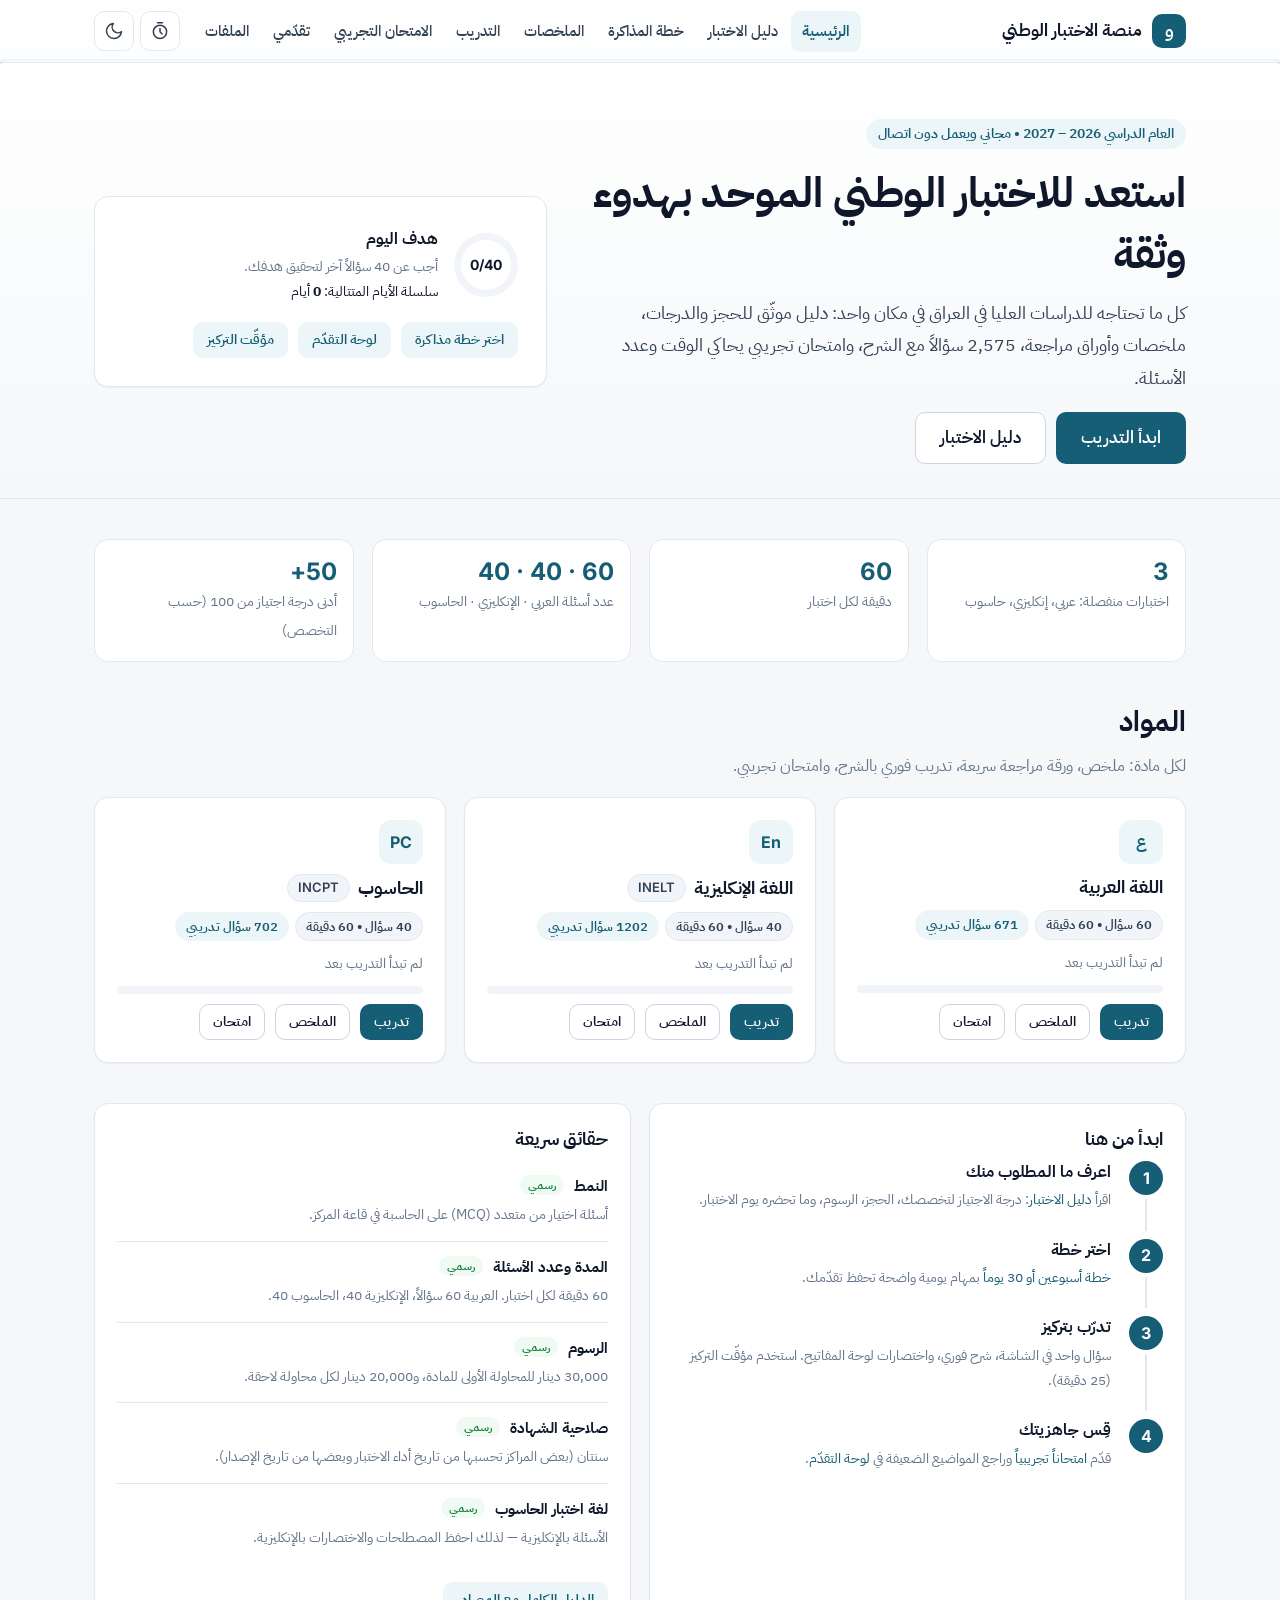
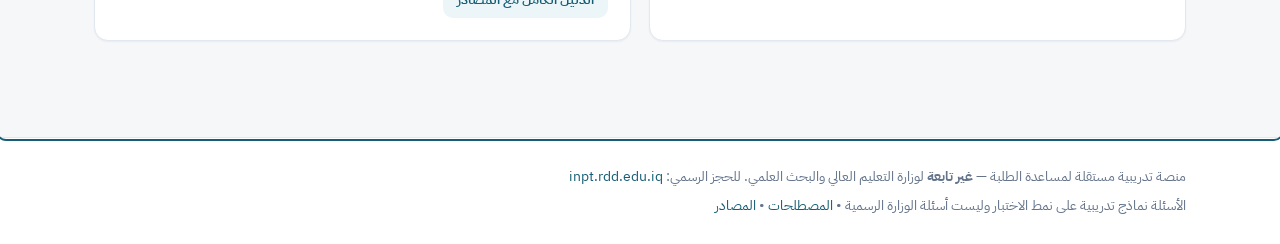
<file: index.html>
<!doctype html>
<html lang="ar" dir="rtl">
<head>
<meta charset="utf-8">
<meta name="viewport" content="width=device-width, initial-scale=1, viewport-fit=cover">
<title>منصة الاختبار الوطني | تحضير الدراسات العليا في العراق</title>
<meta name="description" content="منصة مجانية للتحضير للاختبار الوطني الموحد للمتقدمين للدراسات العليا في العراق: دليل الحجز والدرجات، ملخصات، أكثر من 2500 سؤال مع الشرح، وامتحان تجريبي في العربية والإنكليزية (INELT) والحاسوب (INCPT).">
<meta name="theme-color" content="#ffffff">
<link rel="manifest" href="manifest.webmanifest">
<script>try{var t=localStorage.getItem('ine_theme');t=t?JSON.parse(t):(matchMedia('(prefers-color-scheme: dark)').matches?'dark':'light');document.documentElement.dataset.theme=t;}catch(e){}window.APP_V='5';</script>
<link rel="preload" href="assets/fonts/plex-arabic-400.woff2" as="font" type="font/woff2" crossorigin>
<link rel="preload" href="assets/fonts/plex-arabic-600.woff2" as="font" type="font/woff2" crossorigin>
<link rel="stylesheet" href="css/styles.css?v=5">
<link rel="icon" href="data:image/svg+xml,<svg xmlns='http://www.w3.org/2000/svg' viewBox='0 0 100 100'><rect width='100' height='100' rx='24' fill='%23155e75'/><text x='50' y='68' font-size='54' text-anchor='middle' fill='white' font-family='Arial'>و</text></svg>">
</head>
<body>
<a class="skip" href="#app">تخطَّ إلى المحتوى</a>
<header class="top">
  <div class="wrap">
    <a class="brand" href="#/"><span class="logo" aria-hidden="true">و</span><span>منصة الاختبار الوطني</span></a>
    <nav class="main" id="nav" aria-label="القائمة الرئيسية">
      <a href="#/" data-r="home">الرئيسية</a>
      <a href="#/guide" data-r="guide">دليل الاختبار</a>
      <a href="#/plan" data-r="plan">خطة المذاكرة</a>
      <a href="#/study/arabic" data-r="study">الملخصات</a>
      <a href="#/practice" data-r="practice">التدريب</a>
      <a href="#/mock" data-r="mock">الامتحان التجريبي</a>
      <a href="#/progress" data-r="progress">تقدّمي</a>
      <a href="#/files" data-r="files">الملفات</a>
    </nav>
    <div class="hdr-tools">
      <button class="icon-btn" id="pomoBtn" aria-label="مؤقّت التركيز" title="مؤقّت التركيز"><svg class="i" viewBox="0 0 24 24"><circle cx="12" cy="13" r="8"/><path d="M12 9v4l2.5 2.5M9 2h6"/></svg><span class="dot"></span></button>
      <button class="icon-btn" id="themeBtn" aria-label="الوضع الداكن" title="الوضع الداكن/الفاتح"></button>
      <button class="icon-btn menu-btn" id="menuBtn" aria-label="القائمة" aria-expanded="false" aria-controls="nav"><svg class="i" viewBox="0 0 24 24"><path d="M4 7h16M4 12h16M4 17h16"/></svg></button>
    </div>
  </div>
</header>
<main id="app" tabindex="-1"></main>
<footer>
  <div class="wrap">
    <div>منصة تدريبية مستقلة لمساعدة الطلبة — <b>غير تابعة</b> لوزارة التعليم العالي والبحث العلمي. للحجز الرسمي: <a href="https://inpt.rdd.edu.iq" target="_blank" rel="noopener">inpt.rdd.edu.iq</a></div>
    <div>الأسئلة نماذج تدريبية على نمط الاختبار وليست أسئلة الوزارة الرسمية • <a href="#/glossary">المصطلحات</a> • <a href="#/guide?sec=sources">المصادر</a></div>
  </div>
</footer>
<script src="js/bank/meta.js?v=5"></script>
<script src="js/guide.js?v=5"></script>
<script src="js/notes.js?v=5"></script>
<script src="js/app.js?v=5"></script>
</body>
</html>
</file>
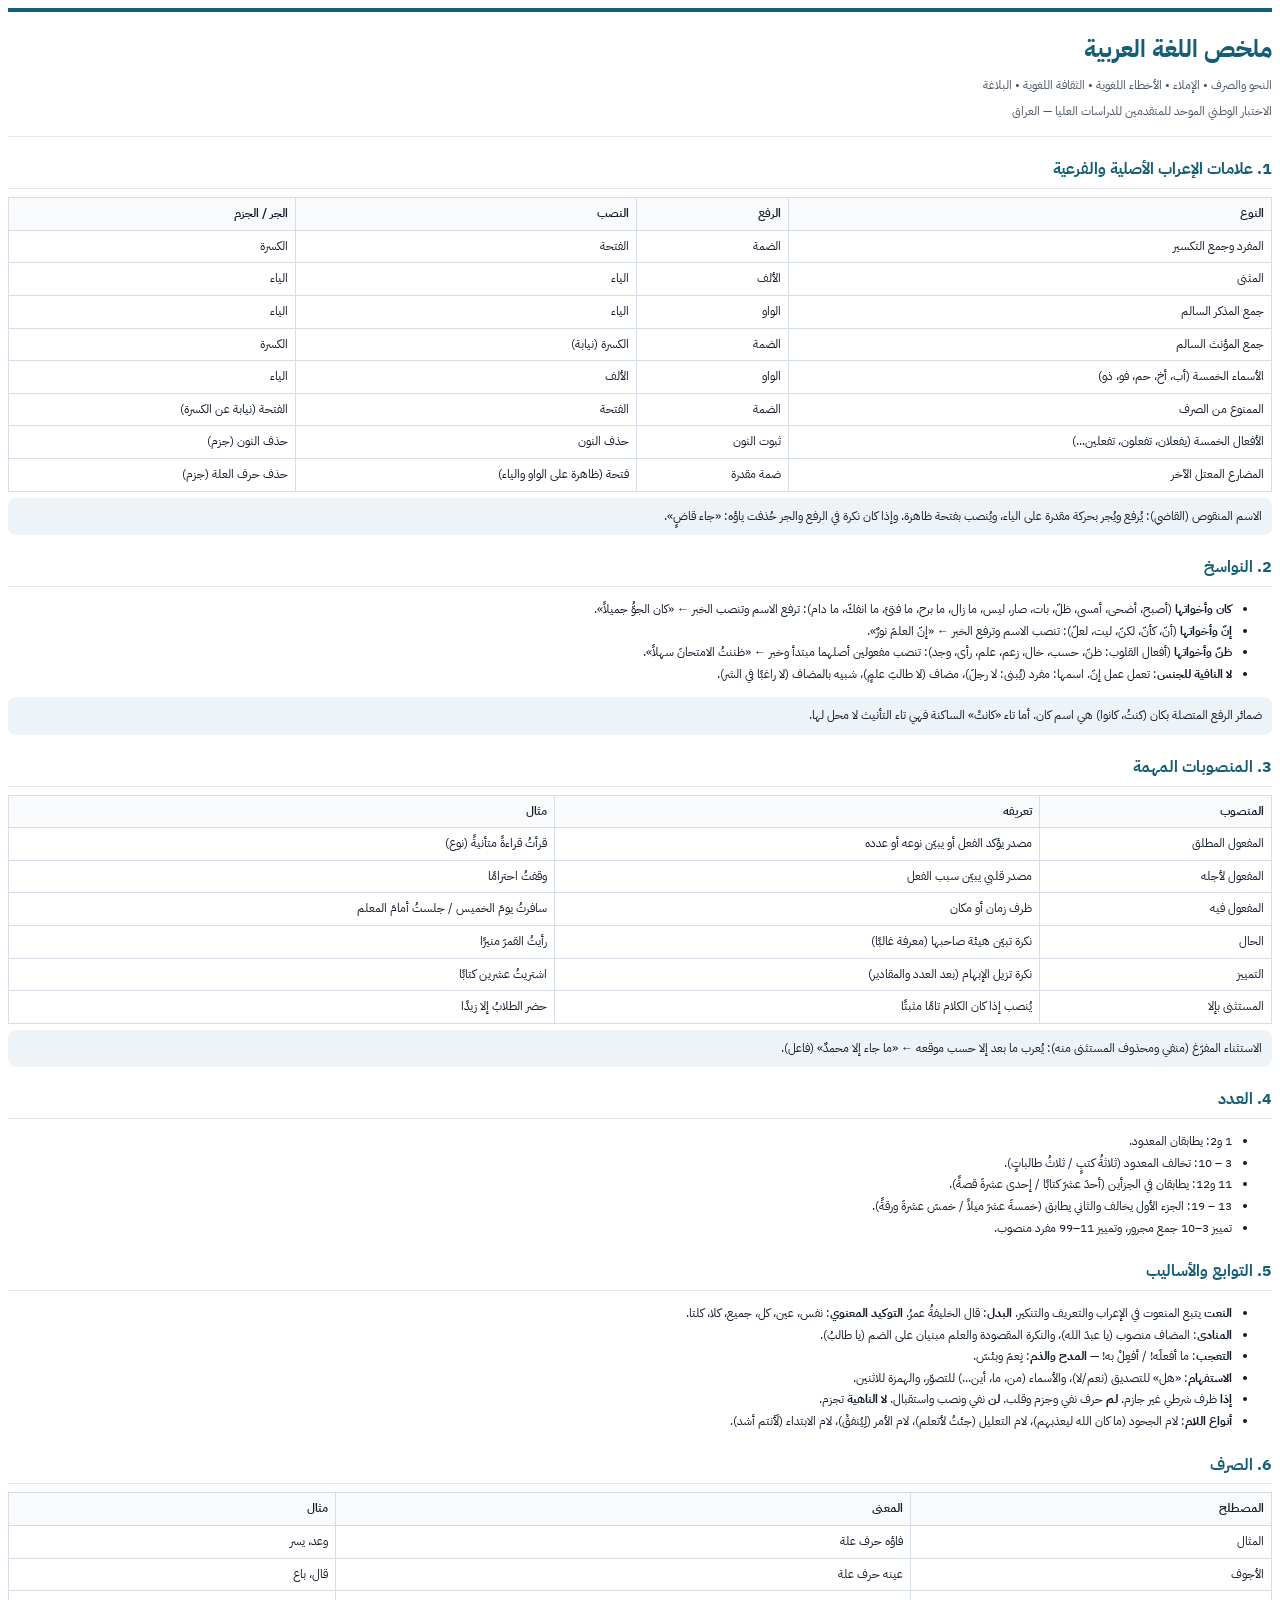
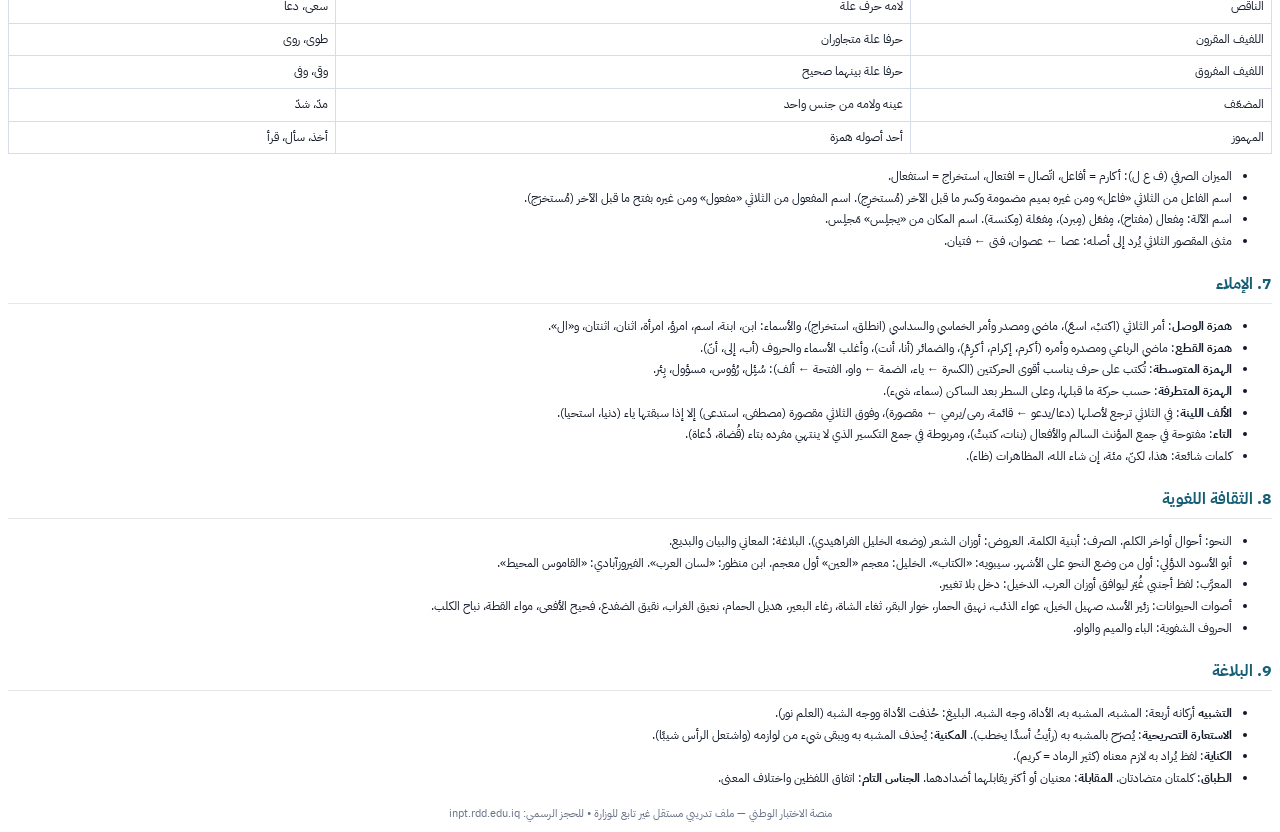
<file: print.html>
<!doctype html>
<html lang="ar" dir="rtl"><head><meta charset="utf-8"><title>ملف للطباعة</title>
<style>
@page{size:A4;margin:16mm 14mm}
@font-face{font-family:'Plex';font-weight:400;src:url(assets/fonts/plex-arabic-400.woff2) format('woff2');unicode-range:U+0600-06FF,U+FB50-FDFF,U+FE70-FEFF}
@font-face{font-family:'Plex';font-weight:400;src:url(assets/fonts/plex-arabic-latin-400.woff2) format('woff2');unicode-range:U+0000-00FF,U+2000-206F}
@font-face{font-family:'Inter';font-weight:400;src:url(assets/fonts/inter-400.woff2) format('woff2')}
@font-face{font-family:'Plex';font-weight:600;src:url(assets/fonts/plex-arabic-600.woff2) format('woff2');unicode-range:U+0600-06FF,U+FB50-FDFF,U+FE70-FEFF}
@font-face{font-family:'Plex';font-weight:600;src:url(assets/fonts/plex-arabic-latin-600.woff2) format('woff2');unicode-range:U+0000-00FF,U+2000-206F}
@font-face{font-family:'Inter';font-weight:600;src:url(assets/fonts/inter-600.woff2) format('woff2')}
@font-face{font-family:'Plex';font-weight:700;src:url(assets/fonts/plex-arabic-700.woff2) format('woff2');unicode-range:U+0600-06FF,U+FB50-FDFF,U+FE70-FEFF}
@font-face{font-family:'Plex';font-weight:700;src:url(assets/fonts/plex-arabic-latin-700.woff2) format('woff2');unicode-range:U+0000-00FF,U+2000-206F}
@font-face{font-family:'Inter';font-weight:700;src:url(assets/fonts/inter-700.woff2) format('woff2')}

body{font-family:'Plex','Noto Sans Arabic',Tahoma,sans-serif;color:#111827;font-size:12px;line-height:1.8}
.ltr{direction:ltr;text-align:left;font-family:'Inter','Plex',Arial,sans-serif;line-height:1.6}
.cover{border-top:4px solid #155e75;border-bottom:1px solid #e5e7eb;padding:16px 0 14px;margin-bottom:18px}
.cover h1{margin:0;font-size:24px;color:#155e75;font-weight:700}.cover p{margin:4px 0 0;color:#4b5563}
h2{color:#155e75;border-bottom:1px solid #e5e7eb;padding-bottom:4px;font-size:16px;font-weight:700;margin:18px 0 8px;break-after:avoid}
table{width:100%;border-collapse:collapse;margin:6px 0;break-inside:avoid}
th,td{border:1px solid #d6dce8;padding:5px 7px;text-align:inherit;vertical-align:top}
th{background:#f9fafb;font-weight:600}
.tip{background:#eef3f7;border-radius:8px;padding:8px 10px;margin-top:6px}
.q{border:1px solid #e1e6ef;border-radius:8px;padding:8px 10px;margin-bottom:7px;break-inside:avoid}
.q .t{font-size:10.5px;color:#667085}.q ol{margin:4px 0;padding:0;display:grid;grid-template-columns:1fr 1fr;gap:0 16px}
.q b{white-space:pre-line}.q .a{color:#15803d;font-weight:700}.q .e{color:#555;font-size:11.5px}
.passage{background:#fffaf0;border:1px dashed #e9cf8f;border-radius:8px;padding:8px 10px;margin:8px 0;break-inside:avoid}
.foot{margin-top:16px;color:#667085;font-size:10.5px;text-align:center}
</style></head><body><div id="out"></div>
<script>window.BANK={};window.PASSAGES={};window.__bankLoad=function(s,d){Object.assign(PASSAGES,d.passages||{});BANK[s]=d.items.map(function(x){var r=x[5]>=0?d.sources[x[5]]:null;return {id:x[0],t:x[1],q:x[2],o:x[3],e:x[4],src:r&&r.u||null,srcName:r&&r.n||null,p:x[6]||null,ltr:s!=='arabic'};});};</script>
<script src="js/bank/arabic.js"></script><script src="js/bank/english.js"></script><script src="js/bank/computer.js"></script><script src="js/notes.js"></script>
<script>
const esc=s=>String(s).replace(/[&<>]/g,c=>({'&':'&amp;','<':'&lt;','>':'&gt;'}[c]));
const doc=(new URLSearchParams(location.search).get('doc')||'arabic-notes').split('-');
const s=doc[0], kind=doc[1], out=document.getElementById('out');
const names={arabic:'اللغة العربية',english:'اللغة الإنكليزية (INELT)',computer:'الحاسوب (INCPT)'};
const foot='<div class="foot">منصة الاختبار الوطني — ملف تدريبي مستقل غير تابع للوزارة • للحجز الرسمي: inpt.rdd.edu.iq</div>';
if(kind==='notes'){
 const N=NOTES[s];
 out.innerHTML=`<div class="cover"><h1>${N.title}</h1><p>${N.sub}</p><p>الاختبار الوطني الموحد للمتقدمين للدراسات العليا — العراق</p></div>`+
  N.sections.map(x=>`<h2>${x.h}</h2><div class="${s==='english'?'ltr':''}">${x.html}</div>`).join('')+foot;
}else{
 const B=BANK[s], L=B[0].ltr, keys=L?['A','B','C','D']:['أ','ب','ج','د'];
 let lastP=null, html=`<div class="cover"><h1>بنك أسئلة ${names[s]} مع الإجابات</h1><p>${B.length} سؤالاً تدريبياً مع الإجابة الصحيحة والشرح — الإجابة الصحيحة مذكورة أسفل كل سؤال.</p></div>`;
 const topics=[...new Set(B.map(q=>q.t))];
 topics.forEach(t=>{html+=`<h2>${esc(t)}</h2>`;B.filter(q=>q.t===t).forEach((q,i)=>{
  if(q.p&&q.p!==lastP){lastP=q.p;const P=PASSAGES[q.p];html+=`<div class="passage ltr"><b>Passage: ${esc(P.title)}</b><br>${esc(P.text)}</div>`;}
  // ترتيب ثابت للخيارات مع إخفاء موقع الإجابة: تدوير حسب رقم السؤال
  const r=(i*3+1)%4, opts=q.o.map((o,j)=>({o,c:j===0})); const rot=opts.slice(r).concat(opts.slice(0,r));
  const ci=rot.findIndex(x=>x.c);
  html+=`<div class="q"><div class="t">${q.id}</div><div class="${L?'ltr':''}"><b>${i+1}. ${esc(q.q)}</b><ol type="${L?'A':'1'}" style="list-style:none">${rot.map((x,j)=>`<li>${keys[j]}) ${esc(x.o)}</li>`).join('')}</ol></div>
   <div class="a ${L?'ltr':''}">✔ ${L?'Answer':'الإجابة'}: ${keys[ci]}) ${esc(q.o[0])}</div><div class="e">${esc(q.e)}${q.src?' — المصدر: '+q.src.replace('https://',''):q.srcName?' — المصدر: ملف «'+esc(q.srcName)+'»':''}</div></div>`;});});
 out.innerHTML=html+foot;
}
document.title=doc.join('-');
</script></body></html>
</file>
<file: css/styles.css>
/* ===== Fonts (self-hosted) ===== */
@font-face{font-family:'IBM Plex Sans Arabic';font-style:normal;font-weight:400;font-display:swap;src:url(../assets/fonts/plex-arabic-400.woff2) format('woff2');unicode-range:U+0600-06FF,U+0750-077F,U+0870-08FF,U+FB50-FDFF,U+FE70-FEFF,U+200C-200E,U+2010-2011,U+204F,U+2E41}
@font-face{font-family:'IBM Plex Sans Arabic';font-style:normal;font-weight:500;font-display:swap;src:url(../assets/fonts/plex-arabic-500.woff2) format('woff2');unicode-range:U+0600-06FF,U+0750-077F,U+0870-08FF,U+FB50-FDFF,U+FE70-FEFF,U+200C-200E,U+2010-2011,U+204F,U+2E41}
@font-face{font-family:'IBM Plex Sans Arabic';font-style:normal;font-weight:600;font-display:swap;src:url(../assets/fonts/plex-arabic-600.woff2) format('woff2');unicode-range:U+0600-06FF,U+0750-077F,U+0870-08FF,U+FB50-FDFF,U+FE70-FEFF,U+200C-200E,U+2010-2011,U+204F,U+2E41}
@font-face{font-family:'IBM Plex Sans Arabic';font-style:normal;font-weight:700;font-display:swap;src:url(../assets/fonts/plex-arabic-700.woff2) format('woff2');unicode-range:U+0600-06FF,U+0750-077F,U+0870-08FF,U+FB50-FDFF,U+FE70-FEFF,U+200C-200E,U+2010-2011,U+204F,U+2E41}
@font-face{font-family:'IBM Plex Sans Arabic';font-style:normal;font-weight:400;font-display:swap;src:url(../assets/fonts/plex-arabic-latin-400.woff2) format('woff2');unicode-range:U+0000-00FF,U+0131,U+0152-0153,U+02BB-02BC,U+02C6,U+02DA,U+02DC,U+2000-206F,U+20AC,U+2122,U+2191,U+2193,U+2212,U+2215,U+FEFF,U+FFFD}
@font-face{font-family:'IBM Plex Sans Arabic';font-style:normal;font-weight:500;font-display:swap;src:url(../assets/fonts/plex-arabic-latin-500.woff2) format('woff2');unicode-range:U+0000-00FF,U+0131,U+0152-0153,U+02BB-02BC,U+02C6,U+02DA,U+02DC,U+2000-206F,U+20AC,U+2122,U+2191,U+2193,U+2212,U+2215,U+FEFF,U+FFFD}
@font-face{font-family:'IBM Plex Sans Arabic';font-style:normal;font-weight:600;font-display:swap;src:url(../assets/fonts/plex-arabic-latin-600.woff2) format('woff2');unicode-range:U+0000-00FF,U+0131,U+0152-0153,U+02BB-02BC,U+02C6,U+02DA,U+02DC,U+2000-206F,U+20AC,U+2122,U+2191,U+2193,U+2212,U+2215,U+FEFF,U+FFFD}
@font-face{font-family:'IBM Plex Sans Arabic';font-style:normal;font-weight:700;font-display:swap;src:url(../assets/fonts/plex-arabic-latin-700.woff2) format('woff2');unicode-range:U+0000-00FF,U+0131,U+0152-0153,U+02BB-02BC,U+02C6,U+02DA,U+02DC,U+2000-206F,U+20AC,U+2122,U+2191,U+2193,U+2212,U+2215,U+FEFF,U+FFFD}
@font-face{font-family:'Inter';font-style:normal;font-weight:400;font-display:swap;src:url(../assets/fonts/inter-400.woff2) format('woff2')}
@font-face{font-family:'Inter';font-style:normal;font-weight:500;font-display:swap;src:url(../assets/fonts/inter-500.woff2) format('woff2')}
@font-face{font-family:'Inter';font-style:normal;font-weight:600;font-display:swap;src:url(../assets/fonts/inter-600.woff2) format('woff2')}
@font-face{font-family:'Inter';font-style:normal;font-weight:700;font-display:swap;src:url(../assets/fonts/inter-700.woff2) format('woff2')}

/* ===== Tokens ===== */
:root{
  --pri:#155e75; --pri-h:#0e4a5c; --pri-50:#ecf6f8; --pri-100:#d3eaf0; --on-pri:#fff;
  --tx:#0f172a; --tx2:#334155; --mut:#64748b; --bd:#e2e8f0; --bd2:#cbd5e1;
  --bg:#f5f7f9; --card:#fff; --soft:#f1f5f9; --hdr:rgba(255,255,255,.88);
  --ok:#15803d; --ok-50:#effaf3; --bad:#b91c1c; --bad-50:#fdf1f1; --flag:#b45309; --flag-50:#fff8eb;
  --r:14px; --r-sm:9px;
  --sh:0 1px 2px rgba(15,23,42,.05); --sh2:0 10px 30px rgba(15,23,42,.08);
  --font:'IBM Plex Sans Arabic','Noto Sans Arabic','Segoe UI',Tahoma,system-ui,sans-serif;
  --font-lat:'Inter','IBM Plex Sans Arabic','Segoe UI',system-ui,-apple-system,Arial,sans-serif;
  --qsize:19px; color-scheme:light;
}
[data-theme=dark]{
  --pri:#5fb8d3; --pri-h:#7fcbe2; --pri-50:#12303b; --pri-100:#1a4250; --on-pri:#06222c;
  --tx:#e6edf3; --tx2:#c3ccd6; --mut:#8b98a8; --bd:#223042; --bd2:#2d3e53;
  --bg:#0b1320; --card:#111b2a; --soft:#0f1a28; --hdr:rgba(11,19,32,.88);
  --ok:#4ade80; --ok-50:#0f2a1c; --bad:#f87171; --bad-50:#2d1416; --flag:#fbbf24; --flag-50:#2b2210;
  --sh:none; --sh2:0 10px 30px rgba(0,0,0,.35); color-scheme:dark;
}
*{box-sizing:border-box}
[hidden]{display:none!important}
html{scroll-behavior:smooth;-webkit-text-size-adjust:100%}
body{margin:0;font-family:var(--font);background:var(--bg);color:var(--tx);font-size:16px;line-height:1.8;-webkit-font-smoothing:antialiased;transition:background .2s}
h1,h2,h3,h4{font-weight:700;line-height:1.45;color:var(--tx);margin:0 0 .5em}
h2{font-size:clamp(22px,2.6vw,28px)} h3{font-size:18px} h4{font-size:15.5px}
p{margin:0 0 1em}
a{color:var(--pri);text-decoration:none} a:hover{text-decoration:underline;text-underline-offset:3px}
button{font-family:inherit;cursor:pointer;color:inherit}
:focus-visible{outline:2px solid var(--pri);outline-offset:2px;border-radius:6px}
.ltr{direction:ltr;text-align:left;font-family:var(--font-lat);line-height:1.65}
.wrap{max-width:1140px;margin:0 auto;padding:0 24px}
@media(max-width:600px){.wrap{padding:0 16px}}
.sr-only{position:absolute;width:1px;height:1px;overflow:hidden;clip:rect(0 0 0 0);white-space:nowrap}
.skip{position:absolute;top:-60px;inset-inline-start:12px;background:var(--pri);color:var(--on-pri);padding:8px 14px;border-radius:8px;z-index:100}
.skip:focus{top:10px}
svg.i{width:20px;height:20px;stroke:currentColor;fill:none;stroke-width:1.8;stroke-linecap:round;stroke-linejoin:round;flex:none}

/* ===== Header ===== */
header.top{position:sticky;top:0;z-index:50;background:var(--hdr);backdrop-filter:saturate(1.4) blur(10px);-webkit-backdrop-filter:saturate(1.4) blur(10px);border-bottom:1px solid var(--bd)}
header.top .wrap{display:flex;align-items:center;gap:14px;height:62px}
.brand{display:flex;align-items:center;gap:10px;font-weight:700;color:var(--tx);font-size:16.5px;white-space:nowrap}
.brand:hover{text-decoration:none}
.logo{width:34px;height:34px;border-radius:10px;background:var(--pri);display:grid;place-items:center;color:var(--on-pri);font-size:18px;font-weight:700;line-height:1}
nav.main{display:flex;gap:2px;margin-inline-start:auto}
nav.main a{padding:7px 11px;border-radius:var(--r-sm);color:var(--tx2);font-weight:500;font-size:15px;white-space:nowrap}
nav.main a:hover{background:var(--pri-50);color:var(--pri);text-decoration:none}
nav.main a.active{color:var(--pri);background:var(--pri-50);font-weight:600}
.hdr-tools{display:flex;gap:6px;align-items:center}
.icon-btn{width:40px;height:40px;border-radius:10px;border:1px solid var(--bd);background:var(--card);display:grid;place-items:center;color:var(--tx2);position:relative}
.icon-btn:hover{border-color:var(--bd2);color:var(--pri)}
.icon-btn .dot{position:absolute;top:6px;inset-inline-end:6px;width:8px;height:8px;border-radius:50%;background:var(--flag);display:none}
.icon-btn.on .dot{display:block}
.menu-btn{display:none}
@media(max-width:980px){
  nav.main{display:none;position:absolute;top:62px;inset-inline:0;background:var(--card);flex-direction:column;padding:8px 16px 16px;border-bottom:1px solid var(--bd);box-shadow:var(--sh2)}
  nav.main.open{display:flex} nav.main a{padding:11px 12px}
  .menu-btn{display:grid} .hdr-tools{margin-inline-start:auto}
}
main{min-height:70vh;padding-bottom:56px}

/* ===== Layout ===== */
.sec{padding:40px 0}
.sec-sm{padding:24px 0}
.grid{display:grid;gap:18px}
.g2{grid-template-columns:repeat(2,1fr)} .g3{grid-template-columns:repeat(3,1fr)} .g4{grid-template-columns:repeat(4,1fr)}
@media(max-width:900px){.g3,.g4{grid-template-columns:repeat(2,1fr)}}
@media(max-width:640px){.g2,.g3,.g4{grid-template-columns:1fr}}
.card{background:var(--card);border:1px solid var(--bd);border-radius:var(--r);padding:22px;box-shadow:var(--sh)}
.card.pad-lg{padding:28px}
.sub{color:var(--mut);margin-top:-4px}
.mt{margin-top:18px} .mb0{margin-bottom:0} .center{text-align:center}
.muted{color:var(--mut)} .small{font-size:14px}
.fade{animation:fade .25s ease both}
@keyframes fade{from{opacity:0;transform:translateY(4px)}to{opacity:1;transform:none}}
@media (prefers-reduced-motion:reduce){*{animation:none!important;transition:none!important;scroll-behavior:auto!important}}
.page-head{padding:36px 0 8px}
.page-head .eyebrow{margin-bottom:6px}
.eyebrow{display:inline-block;font-size:13.5px;font-weight:600;color:var(--pri);background:var(--pri-50);padding:3px 12px;border-radius:999px}

/* ===== Buttons ===== */
.btn{display:inline-flex;align-items:center;justify-content:center;gap:8px;padding:10px 18px;border-radius:10px;border:1px solid transparent;font-weight:600;font-size:15.5px;line-height:1.4;text-decoration:none!important;transition:background .15s,border-color .15s,transform .05s;white-space:nowrap}
.btn:active{transform:translateY(1px)}
.btn-pri{background:var(--pri);color:var(--on-pri)} .btn-pri:hover{background:var(--pri-h)}
.btn-ghost{background:var(--card);border-color:var(--bd2);color:var(--tx)} .btn-ghost:hover{border-color:var(--pri);color:var(--pri)}
.btn-soft{background:var(--pri-50);color:var(--pri)} .btn-soft:hover{background:var(--pri-100)}
.btn-sm{padding:7px 13px;font-size:14px}
.btn-lg{padding:13px 24px;font-size:17px}
.btn[disabled]{opacity:.45;cursor:not-allowed}
.btns{display:flex;gap:10px;flex-wrap:wrap}
.tag{display:inline-flex;align-items:center;gap:4px;font-size:13px;font-weight:600;padding:2px 10px;border-radius:999px;background:var(--soft);color:var(--tx2);border:1px solid var(--bd)}
.tag.ok{background:var(--ok-50);color:var(--ok);border-color:transparent} .tag.bad{background:var(--bad-50);color:var(--bad);border-color:transparent}
.tag.gold{background:var(--flag-50);color:var(--flag);border-color:transparent} .tag.pri{background:var(--pri-50);color:var(--pri);border-color:transparent}
.src{font-size:12px;font-weight:600;padding:1px 8px;border-radius:999px;margin-inline-start:6px;white-space:nowrap;vertical-align:2px}
.src.off{background:var(--ok-50);color:var(--ok)} .src.tg{background:var(--flag-50);color:var(--flag)} .src.tip{background:var(--pri-50);color:var(--pri)}
.cite{font-size:12.5px;color:var(--mut)} .cite a{color:var(--mut);text-decoration:underline}

/* ===== Hero ===== */
.hero{padding:56px 0 34px;border-bottom:1px solid var(--bd);background:linear-gradient(180deg,var(--card),var(--bg))}
.hero h1{font-size:clamp(28px,4vw,42px);margin:14px 0 12px;letter-spacing:-.2px}
.hero .lead{font-size:18px;color:var(--tx2);max-width:720px}
.hero-grid{display:grid;grid-template-columns:1.35fr 1fr;gap:28px;align-items:center}
@media(max-width:900px){.hero-grid{grid-template-columns:1fr}}
.kpis{display:grid;grid-template-columns:repeat(2,1fr);gap:12px}
.kpi{background:var(--card);border:1px solid var(--bd);border-radius:var(--r);padding:16px}
.kpi b{display:block;font-size:24px;color:var(--pri);font-family:var(--font-lat);line-height:1.3}
.kpi span{color:var(--mut);font-size:14px}
.today{display:flex;gap:16px;align-items:center;flex-wrap:wrap}
.ring{--v:0;width:64px;height:64px;border-radius:50%;background:conic-gradient(var(--pri) calc(var(--v)*1%),var(--soft) 0);display:grid;place-items:center;flex:none}
.ring>div{width:50px;height:50px;border-radius:50%;background:var(--card);display:grid;place-items:center;font-weight:700;font-size:14px;font-family:var(--font-lat)}

/* ===== Subject cards ===== */
.subj-card{display:flex;flex-direction:column;gap:10px}
.subj-card .ic{width:44px;height:44px;border-radius:12px;background:var(--pri-50);color:var(--pri);display:grid;place-items:center;font-weight:700;font-family:var(--font-lat)}
.subj-card h3{margin:0;display:flex;gap:8px;align-items:center;flex-wrap:wrap}
.subj-card .meta{display:flex;gap:6px;flex-wrap:wrap}
.subj-card .btns{margin-top:auto}
.bar{height:8px;background:var(--soft);border-radius:999px;overflow:hidden}
.bar>i{display:block;height:100%;background:var(--pri);border-radius:999px;transition:width .3s}

/* ===== Lists & tables ===== */
.facts{list-style:none;padding:0;margin:0}
.facts li{padding:12px 0;border-bottom:1px solid var(--bd)} .facts li:last-child{border:0}
.facts li b.k{display:block;font-size:15px}
table.t{width:100%;border-collapse:collapse;font-size:15px}
table.t th,table.t td{padding:10px 12px;border-bottom:1px solid var(--bd);text-align:start}
table.t th{color:var(--mut);font-weight:600;font-size:14px;background:var(--soft)}
.steps{counter-reset:s;list-style:none;padding:0;margin:0}
.steps>li{position:relative;padding:0 52px 22px 0;counter-increment:s}
.steps>li:before{content:counter(s);position:absolute;right:0;top:0;width:34px;height:34px;border-radius:50%;background:var(--pri);color:var(--on-pri);display:grid;place-items:center;font-weight:700;font-family:var(--font-lat)}
.steps>li:after{content:"";position:absolute;right:16px;top:38px;bottom:4px;width:2px;background:var(--bd)}
.steps>li:last-child:after{display:none}
.steps h4{margin:4px 0 4px}
.note{background:var(--flag-50);border:1px solid transparent;border-inline-start:3px solid var(--flag);border-radius:10px;padding:12px 16px;font-size:15px;color:var(--tx2)}
.note.info{background:var(--pri-50);border-inline-start-color:var(--pri)}
details.acc{border:1px solid var(--bd);border-radius:12px;background:var(--card);margin-bottom:10px}
details.acc>summary{cursor:pointer;list-style:none;padding:14px 18px;font-weight:600;display:flex;justify-content:space-between;gap:12px;align-items:center}
details.acc>summary::-webkit-details-marker{display:none}
details.acc>summary:after{content:"+";font-size:20px;color:var(--mut);font-family:var(--font-lat)}
details.acc[open]>summary:after{content:"−"}
details.acc>div{padding:0 18px 16px;color:var(--tx2)}
.toc-tabs{display:flex;gap:6px;flex-wrap:wrap;margin:16px 0 22px;position:sticky;top:62px;background:var(--bg);padding:10px 0;z-index:5}
@media(max-width:760px){.toc-tabs{flex-wrap:nowrap;overflow-x:auto;scrollbar-width:none;}.toc-tabs::-webkit-scrollbar{display:none}.toc-tabs .chip{flex:none}}
.chip{border:1px solid var(--bd2);background:var(--card);border-radius:999px;padding:6px 14px;font-size:14.5px;font-weight:500;color:var(--tx2)}
.chip:hover{border-color:var(--pri);color:var(--pri);text-decoration:none}
.chip.on{background:var(--pri);border-color:var(--pri);color:var(--on-pri)}
.tabs{display:flex;gap:4px;background:var(--soft);border:1px solid var(--bd);padding:4px;border-radius:12px;width:max-content;max-width:100%;overflow:auto}
.tabs button{border:0;background:transparent;padding:7px 14px;border-radius:9px;font-weight:600;font-size:14.5px;color:var(--mut);white-space:nowrap}
.tabs button.on{background:var(--card);color:var(--tx);box-shadow:var(--sh)}
.field{margin-bottom:18px} .field>label{display:block;font-weight:600;margin-bottom:8px}
select,input[type=search],input[type=text]{font-family:inherit;font-size:15.5px;padding:10px 12px;border:1px solid var(--bd2);border-radius:10px;background:var(--card);color:var(--tx);width:100%}
.choice-grid{display:grid;grid-template-columns:repeat(auto-fill,minmax(150px,1fr));gap:8px}
.choice{border:1px solid var(--bd2);background:var(--card);border-radius:11px;padding:10px 12px;text-align:start;font-weight:600;font-size:15px;line-height:1.5}
.choice small{display:block;color:var(--mut);font-weight:400;font-size:13px}
.choice:hover{border-color:var(--pri)}
.choice.on{border-color:var(--pri);background:var(--pri-50);color:var(--pri);box-shadow:inset 0 0 0 1px var(--pri)}
.choice[disabled]{opacity:.45;cursor:not-allowed}
.empty{padding:28px;text-align:center;color:var(--mut)}

/* ===== Study / cheat sheet ===== */
.study-layout{display:grid;grid-template-columns:240px 1fr;gap:22px;align-items:start}
@media(max-width:900px){.study-layout{grid-template-columns:1fr}.toc{display:none}}
.toc{position:sticky;top:80px;display:flex;flex-direction:column;gap:2px}
.toc a{padding:6px 10px;border-radius:8px;color:var(--tx2);font-size:14.5px}
.toc a:hover{background:var(--pri-50);text-decoration:none}
.note-sec{margin-bottom:16px} .note-sec table{width:100%;border-collapse:collapse;font-size:15px;margin:8px 0}
.note-sec th,.note-sec td,.cs th,.cs td{border:1px solid var(--bd);padding:7px 10px;text-align:start;vertical-align:top}
.note-sec th,.cs th{background:var(--soft)}
.cs-grid{display:grid;grid-template-columns:repeat(2,1fr);gap:16px}
@media(max-width:760px){.cs-grid{grid-template-columns:1fr}}
.cs{background:var(--card);border:1px solid var(--bd);border-radius:var(--r);padding:18px;break-inside:avoid}
.cs h4{color:var(--pri);margin-bottom:8px} .cs ul{margin:0;padding-inline-start:20px} .cs li{margin-bottom:5px}
.cs table{width:100%;border-collapse:collapse;font-size:14.5px}
.gl-item{display:grid;grid-template-columns:200px 1fr;gap:14px;padding:12px 0;border-bottom:1px solid var(--bd)}
.gl-item b{font-family:var(--font-lat)}
@media(max-width:600px){.gl-item{grid-template-columns:1fr;gap:2px}}

/* ===== Plans ===== */
.plan-day{border:1px solid var(--bd);border-radius:12px;background:var(--card);padding:14px 16px;margin-bottom:10px}
.plan-day.done{opacity:.7}
.plan-day h4{display:flex;justify-content:space-between;gap:10px;margin:0 0 6px}
.task{display:flex;gap:10px;align-items:flex-start;padding:4px 0}
.task input{width:18px;height:18px;margin-top:5px;accent-color:var(--pri);flex:none}
.task.ck span{text-decoration:line-through;color:var(--mut)}

/* ===== Quiz / exam ===== */
body.focus header.top, body.focus footer, body.focus .fab{display:none}
body.focus main{padding-bottom:20px}
.focus-bar{position:sticky;top:0;z-index:40;background:var(--hdr);backdrop-filter:blur(10px);-webkit-backdrop-filter:blur(10px);border-bottom:1px solid var(--bd)}
.focus-bar .wrap{display:flex;align-items:center;gap:14px;height:60px}
.focus-bar .ttl{font-weight:700;white-space:nowrap;overflow:hidden;text-overflow:ellipsis}
.focus-bar .prog{flex:1;min-width:60px}
.focus-bar .tag{white-space:nowrap}
@media(max-width:600px){.focus-bar .wrap{gap:8px}.focus-bar .tag{padding:2px 7px}.focus-bar .ttl{max-width:34vw}}
@media(pointer:coarse),(max-width:600px){.kbd-hint{display:none}}
.focus-bar .count{font-family:var(--font-lat);font-size:14px;color:var(--mut);white-space:nowrap}
.timer{font-family:var(--font-lat);font-weight:700;font-size:18px;padding:5px 12px;border-radius:10px;background:var(--soft);border:1px solid var(--bd);font-variant-numeric:tabular-nums;white-space:nowrap}
.timer.low{color:var(--bad);border-color:var(--bad);background:var(--bad-50)}
.timer.hidden-t{color:transparent;text-shadow:0 0 8px var(--mut)}
.q-wrap{max-width:780px;margin:28px auto 0}
.exam-layout{display:grid;grid-template-columns:1fr 280px;gap:22px;align-items:start;margin-top:24px}
.exam-layout .q-wrap{margin:0;max-width:none}
@media(max-width:900px){.exam-layout{grid-template-columns:1fr}.palette{display:none}.palette.open{display:block;position:fixed;inset:auto 0 0 0;z-index:60;border-radius:18px 18px 0 0;max-height:70vh;overflow:auto;box-shadow:var(--sh2)}}
.qcard{background:var(--card);border:1px solid var(--bd);border-radius:18px;padding:28px;box-shadow:var(--sh)}
@media(max-width:600px){.qcard{padding:20px 16px;border-radius:14px}}
.qmeta{display:flex;justify-content:space-between;align-items:center;gap:10px;flex-wrap:wrap;color:var(--mut);font-size:14px;margin-bottom:14px}
.qtext{font-size:var(--qsize);font-weight:600;line-height:1.75;margin-bottom:20px;white-space:pre-line}
.qtext.ltr{line-height:1.6}
.passage{background:var(--soft);border:1px solid var(--bd);border-radius:12px;padding:14px 16px;margin-bottom:18px;max-height:300px;overflow:auto;font-size:15.5px;line-height:1.7}
.passage b{display:block;margin-bottom:6px}
.opts{display:flex;flex-direction:column;gap:10px}
.opt{display:flex;align-items:center;gap:14px;width:100%;text-align:start;background:var(--card);border:1.5px solid var(--bd2);border-radius:12px;padding:13px 16px;font-size:16.5px;line-height:1.55;transition:border-color .12s,background .12s}
.opts.ltr .opt{font-family:var(--font-lat)}
.opt:hover:not([disabled]){border-color:var(--pri);background:var(--pri-50)}
.opt .k{width:30px;height:30px;flex:none;border-radius:8px;border:1px solid var(--bd2);display:grid;place-items:center;font-weight:700;font-size:14px;color:var(--mut);font-family:var(--font)}
.opt.sel{border-color:var(--pri);background:var(--pri-50)} .opt.sel .k{background:var(--pri);border-color:var(--pri);color:var(--on-pri)}
.opt.right{border-color:var(--ok);background:var(--ok-50)} .opt.right .k{background:var(--ok);border-color:var(--ok);color:#fff}
.opt.wrong{border-color:var(--bad);background:var(--bad-50)} .opt.wrong .k{background:var(--bad);border-color:var(--bad);color:#fff}
.opt[disabled]{cursor:default}
.explain{margin-top:18px;padding:14px 16px;border-radius:12px;font-size:15.5px;border:1px solid var(--bd)}
.explain.ok{background:var(--ok-50);border-color:transparent} .explain.bad{background:var(--bad-50);border-color:transparent}
.src-link{display:block;margin-top:6px;font-size:13px;color:var(--mut)}
.qnav-row{display:flex;justify-content:space-between;align-items:center;gap:10px;margin-top:18px;flex-wrap:wrap}
.kbd-hint{font-size:13px;color:var(--mut);text-align:center;margin-top:14px}
kbd{font-family:var(--font-lat);font-size:12px;border:1px solid var(--bd2);border-bottom-width:2px;border-radius:5px;padding:0 6px;background:var(--card);color:var(--tx2)}
.palette{position:sticky;top:80px}
.pal-grid{display:grid;grid-template-columns:repeat(6,1fr);gap:6px;margin:12px 0}
.pal-grid button{aspect-ratio:1;border:1px solid var(--bd2);background:var(--card);border-radius:8px;font-size:13px;font-weight:600;font-family:var(--font-lat);position:relative}
.pal-grid button.ans{background:var(--pri);border-color:var(--pri);color:var(--on-pri)}
.pal-grid button.flag:after{content:"";position:absolute;top:3px;inset-inline-end:3px;width:7px;height:7px;border-radius:50%;background:var(--flag)}
.pal-grid button.cur{outline:2px solid var(--tx);outline-offset:1px}
.legend{display:flex;gap:12px;flex-wrap:wrap;font-size:12.5px;color:var(--mut)}
.legend i{display:inline-block;width:10px;height:10px;border-radius:3px;margin-inline-end:4px;vertical-align:-1px}
.pal-toggle{display:none}
@media(max-width:900px){.pal-toggle{display:inline-flex}}

/* ===== Results / dashboard ===== */
.gauge{--v:0;--c:var(--pri);width:150px;height:150px;border-radius:50%;background:conic-gradient(var(--c) calc(var(--v)*1%),var(--soft) 0);display:grid;place-items:center;margin:0 auto}
.gauge>div{width:118px;height:118px;border-radius:50%;background:var(--card);display:grid;place-items:center;text-align:center;line-height:1.2}
.gauge b{font-size:32px;font-family:var(--font-lat)} .gauge span{display:block;color:var(--mut);font-size:13px}
.verdict{text-align:center;font-weight:700;margin-top:10px} .verdict.ok{color:var(--ok)} .verdict.bad{color:var(--bad)}
.topic-row{margin:10px 0} .topic-row .h{display:flex;justify-content:space-between;font-size:14.5px;margin-bottom:4px}
.rev-item{border:1px solid var(--bd);border-inline-start:3px solid var(--bd2);border-radius:10px;padding:12px 14px;margin-bottom:10px;background:var(--card)}
.rev-item.ok{border-inline-start-color:var(--ok)} .rev-item.bad{border-inline-start-color:var(--bad)} .rev-item.skip{border-inline-start-color:var(--flag)}
.stat-big{font-size:30px;font-weight:700;font-family:var(--font-lat);color:var(--pri);line-height:1.2}
.heat{display:grid;grid-template-columns:repeat(14,1fr);gap:4px;margin-top:10px}
.heat i{aspect-ratio:1;border-radius:4px;background:var(--soft);border:1px solid var(--bd)}
.heat i.l1{background:var(--pri-100)} .heat i.l2{background:color-mix(in srgb,var(--pri) 55%,var(--pri-100))} .heat i.l3{background:var(--pri)}
.spark{width:100%;height:90px}
.weak{display:flex;justify-content:space-between;align-items:center;gap:10px;padding:10px 0;border-bottom:1px solid var(--bd)}
.weak:last-child{border:0}

/* ===== Modal / toast / pomodoro ===== */
.modal-bg{position:fixed;inset:0;background:rgba(2,6,23,.5);display:grid;place-items:center;z-index:90;padding:16px;animation:fade .15s}
.modal{background:var(--card);border-radius:16px;padding:24px;max-width:440px;width:100%;box-shadow:var(--sh2);border:1px solid var(--bd)}
.toast{position:fixed;bottom:20px;left:50%;transform:translateX(-50%);background:var(--tx);color:var(--bg);padding:10px 18px;border-radius:10px;z-index:95;font-weight:500;box-shadow:var(--sh2);animation:fade .2s}
.pomo{position:fixed;bottom:18px;inset-inline-start:18px;z-index:70;background:var(--card);border:1px solid var(--bd);border-radius:16px;box-shadow:var(--sh2);padding:16px;width:270px;display:none}
.pomo.open{display:block}
.pomo .tm{font-size:40px;font-weight:700;font-family:var(--font-lat);text-align:center;font-variant-numeric:tabular-nums;line-height:1.2;margin:6px 0}
.pomo .mode{display:flex;gap:4px;justify-content:center}
.pomo-mini{position:fixed;bottom:18px;inset-inline-start:18px;z-index:69;background:var(--pri);color:var(--on-pri);border:0;border-radius:999px;padding:8px 14px;font-family:var(--font-lat);font-weight:700;box-shadow:var(--sh2);display:none}
.pomo-mini.show{display:inline-flex;gap:6px;align-items:center}
body.focus .pomo-mini.show{bottom:auto;top:12px;inset-inline-start:50%;transform:translateX(-50%);padding:4px 12px;font-size:13px;opacity:.9}

/* ===== Footer ===== */
footer{border-top:1px solid var(--bd);padding:26px 0;color:var(--mut);font-size:14px;background:var(--card)}
footer .wrap{display:flex;flex-direction:column;gap:4px}
.files-card{display:flex;gap:14px;align-items:flex-start}
.fi{width:46px;height:54px;border-radius:8px;background:var(--pri-50);color:var(--pri);display:grid;place-items:center;font-weight:700;font-size:12px;font-family:var(--font-lat);flex:none}
@media print{header.top,footer,.no-print,.pomo,.pomo-mini,.toc-tabs{display:none!important}body{background:#fff}.card{box-shadow:none}}
</file>
